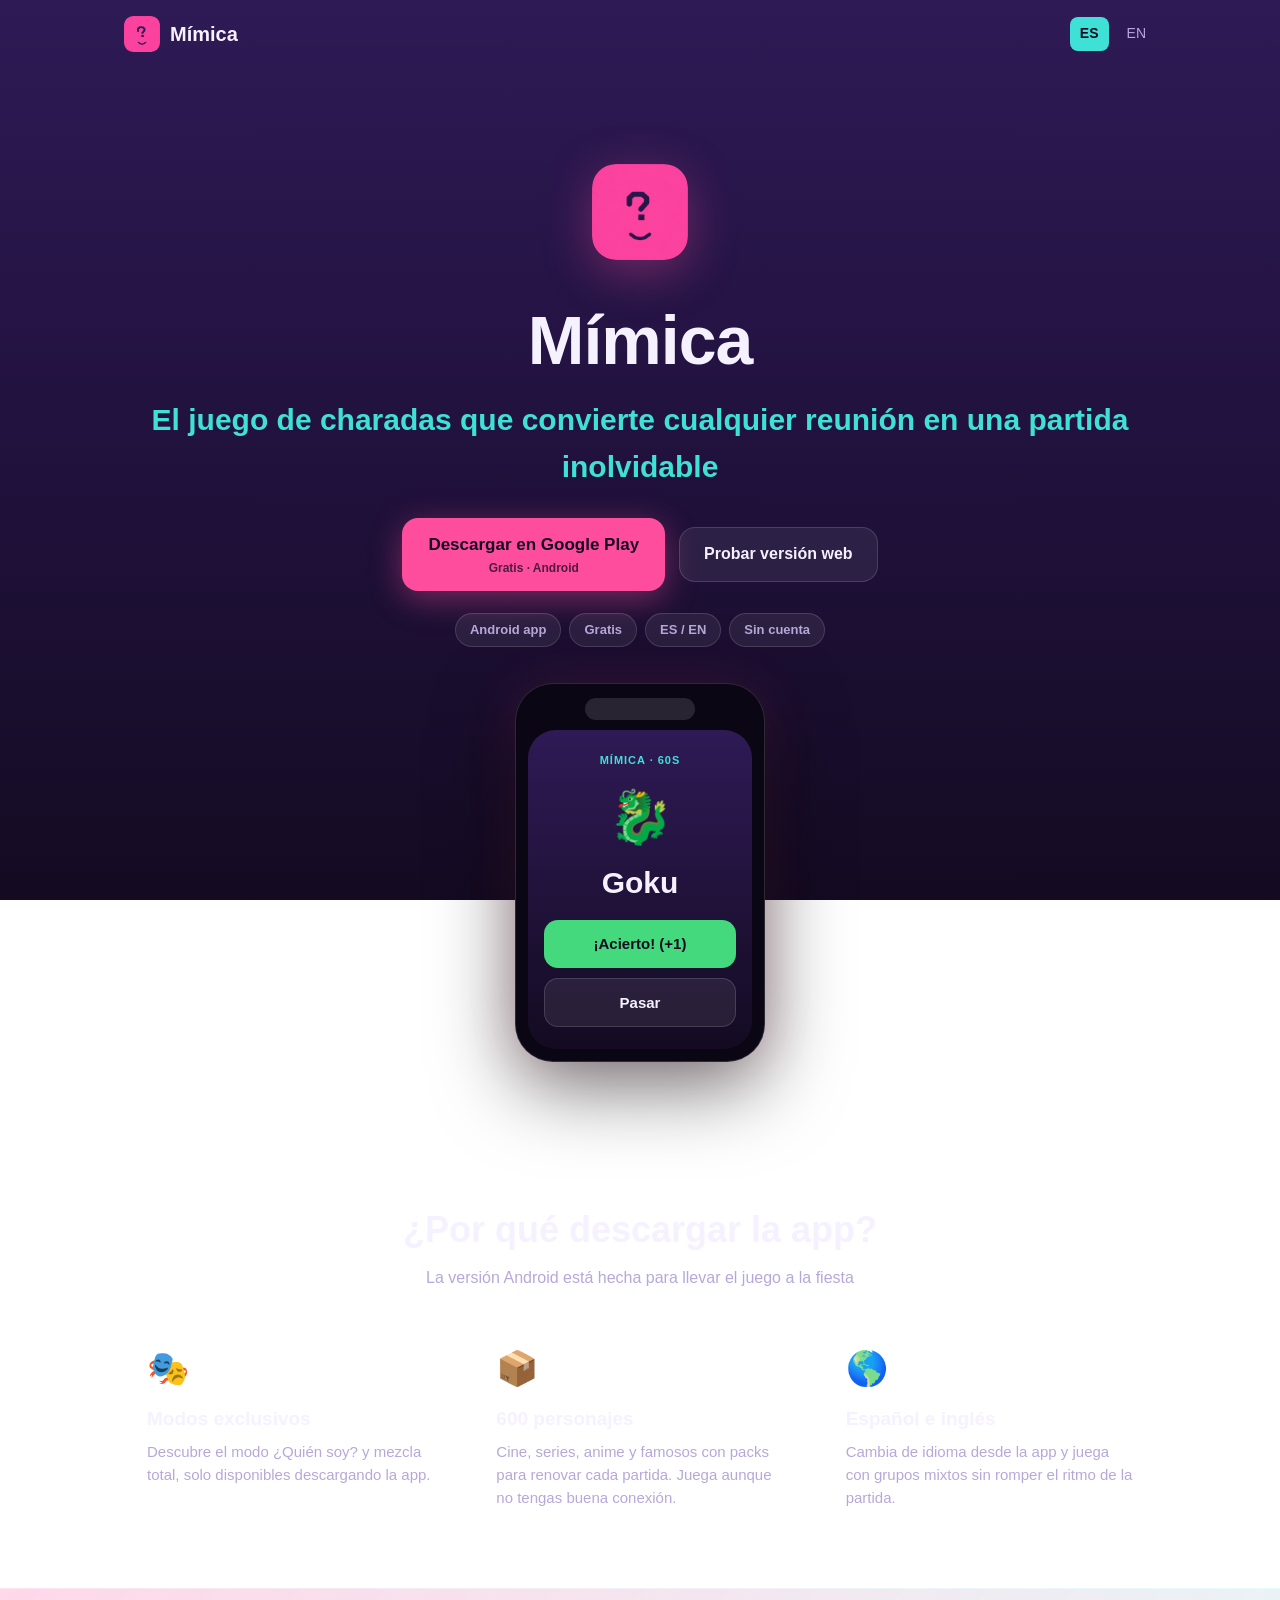
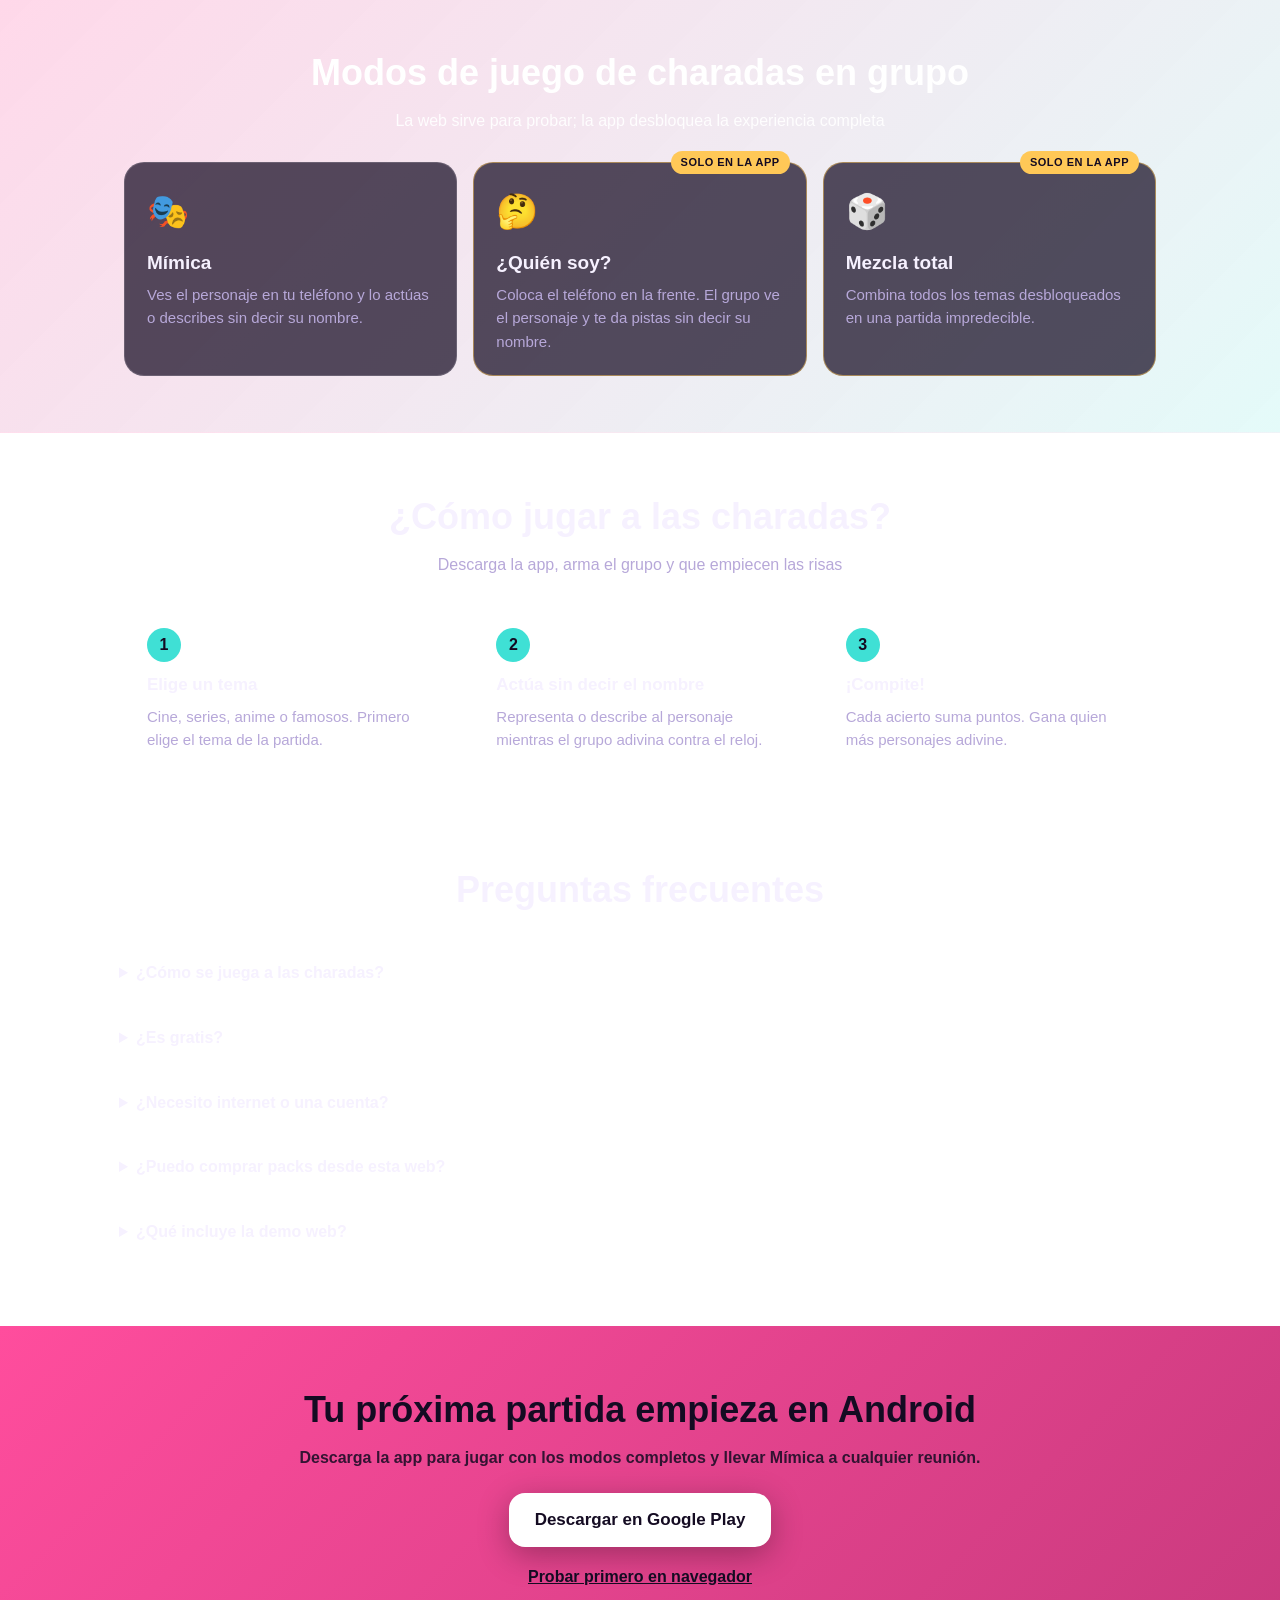
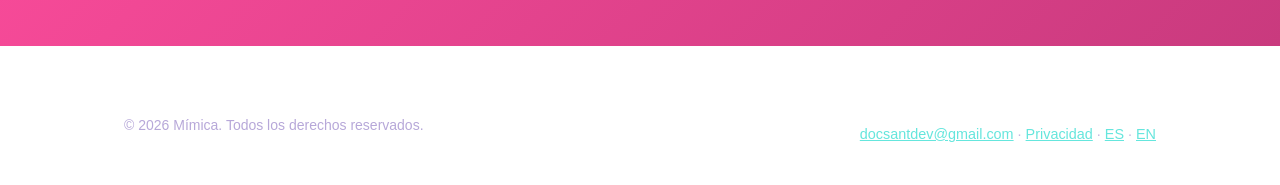
<file: index.html>
<!DOCTYPE html>
<html lang="es">
<head>
  <meta charset="utf-8">
  <meta name="viewport" content="width=device-width, initial-scale=1.0">
  <link rel="icon" type="image/png" href="assets/icon.png">
  <title>Mímica | Juegos de charadas en grupo con amigos</title>
  <meta name="description" content="Mímica es el juego de charadas para jugar en grupo con amigos: actúa o describe personajes de cine, series, anime y famosos sin decir su nombre y compite por puntos. Gratis en Android, con demo web.">
  <meta name="keywords" content="mímica, charadas, juego de mímica, juegos de charadas, quién soy, juego en grupo, juegos de fiesta, juegos con amigos, juegos de adivinar, adivinar personajes, truth or drink, juegos para amigos">
  <meta name="robots" content="index, follow">
  <meta name="google-site-verification" content="TgzDKuXnttwUcopdDse0nF9SjXNhWMDc2ZYT_W55EM0" />
  <link rel="canonical" href="https://mimicas.netlify.app/">
  <meta property="og:title" content="Mímica 🎭 | Juegos de charadas en grupo">
  <meta property="og:description" content="Descarga la app Android de Mímica o prueba la demo web. Actúa, adivina y compite con cine, series, anime y famosos.">
  <meta property="og:type" content="website">
  <meta property="og:url" content="https://mimicas.netlify.app/">
  <meta property="og:image" content="https://mimicas.netlify.app/assets/feature-graphic-es.png">
  <meta name="twitter:card" content="summary_large_image">
  <meta name="twitter:title" content="Mímica 🎭 | Juegos de charadas en grupo">
  <meta name="twitter:description" content="Juega en Android o prueba la demo web. Actúa, adivina y compite con tus amigos.">
  <meta name="twitter:image" content="https://mimicas.netlify.app/assets/feature-graphic-es.png">
  <link rel="stylesheet" href="styles.css">
</head>
<body>
  <div class="wrap">
    <nav class="topbar" aria-label="Principal">
      <a class="brand" href="index.html"><img src="assets/icon.png" alt="Mímica" width="36" height="36">Mímica</a>
      <div class="lang"><a href="index.html" aria-current="page">ES</a><a href="en.html">EN</a></div>
    </nav>
  </div>

  <main>
    <section class="hero">
      <div class="hero-content wrap">
        <img class="hero-logo" src="assets/icon.png" alt="Logo de Mímica" width="96" height="96">
        <h1>Mímica</h1>
        <p class="tagline">El juego de charadas que convierte cualquier reunión en una partida inolvidable</p>
        <div class="hero-actions">
          <a href="https://play.google.com/store/apps/details?id=com.docsant.charadas" class="btn-play" aria-label="Descargar Mímica en Google Play">
            <span>Descargar en Google Play<small>Gratis · Android</small></span>
          </a>
          <a href="https://mimicappgame.netlify.app/?ref=landing" class="btn-ghost" aria-label="Probar Mímica en el navegador">Probar versión web</a>
        </div>
        <div class="hero-proof">
          <span>Android app</span>
          <span>Gratis</span>
          <span>ES / EN</span>
          <span>Sin cuenta</span>
        </div>
        <div class="phone-showcase" aria-label="Vista previa de la app Android">
          <div class="phone-frame">
            <div class="phone-status"></div>
            <div class="phone-screen">
              <p class="phone-kicker">Mímica · 60s</p>
              <p class="phone-emoji">🐉</p>
              <h2>Goku</h2>
              <div class="phone-card hot">¡Acierto! (+1)</div>
              <div class="phone-card">Pasar</div>
            </div>
          </div>
        </div>
      </div>
    </section>
  </main>

  <p class="sr-only">
    Mímica es un juego de charadas en grupo donde los jugadores actúan o describen personajes de cine,
    series, anime y famosos sin decir su nombre. Si buscas juegos de mímica, juegos de adivinar o juegos
    para fiestas y reuniones con amigos, Mímica es el juego de la mímica ideal: elige un tema, representa
    al personaje contra el reloj y compite por puntos.
  </p>

  <section class="features">
    <div class="wrap">
      <h2 class="section-title">¿Por qué descargar la app?</h2>
      <p class="section-subtitle">La versión Android está hecha para llevar el juego a la fiesta</p>
      <div class="features-grid">
        <div class="feature-card">
          <div class="feature-icon">🎭</div>
          <h3 class="feature-title">Modos exclusivos</h3>
          <p class="feature-description">Descubre el modo ¿Quién soy? y mezcla total, solo disponibles descargando la app.</p>
        </div>
        <div class="feature-card">
          <div class="feature-icon">📦</div>
          <h3 class="feature-title">600 personajes</h3>
          <p class="feature-description">Cine, series, anime y famosos con packs para renovar cada partida. Juega aunque no tengas buena conexión.</p>
        </div>
        <div class="feature-card">
          <div class="feature-icon">🌎</div>
          <h3 class="feature-title">Español e inglés</h3>
          <p class="feature-description">Cambia de idioma desde la app y juega con grupos mixtos sin romper el ritmo de la partida.</p>
        </div>
      </div>
    </div>
  </section>

  <section class="game-modes">
    <div class="wrap">
      <h2 class="section-title light">Modos de juego de charadas en grupo</h2>
      <p class="section-subtitle light">La web sirve para probar; la app desbloquea la experiencia completa</p>
      <div class="modes-grid">
        <div class="mode-card">
          <div class="mode-emoji">🎭</div>
          <h3 class="mode-name">Mímica</h3>
          <p class="mode-description">Ves el personaje en tu teléfono y lo actúas o describes sin decir su nombre.</p>
        </div>
        <div class="mode-card exclusive">
          <div class="mode-badge">Solo en la app</div>
          <div class="mode-emoji">🤔</div>
          <h3 class="mode-name">¿Quién soy?</h3>
          <p class="mode-description">Coloca el teléfono en la frente. El grupo ve el personaje y te da pistas sin decir su nombre.</p>
        </div>
        <div class="mode-card exclusive">
          <div class="mode-badge">Solo en la app</div>
          <div class="mode-emoji">🎲</div>
          <h3 class="mode-name">Mezcla total</h3>
          <p class="mode-description">Combina todos los temas desbloqueados en una partida impredecible.</p>
        </div>
      </div>
    </div>
  </section>

  <section class="how-it-works">
    <div class="wrap">
      <h2 class="section-title">¿Cómo jugar a las charadas?</h2>
      <p class="section-subtitle">Descarga la app, arma el grupo y que empiecen las risas</p>
      <div class="steps">
        <div class="step">
          <div class="step-number">1</div>
          <div class="step-content">
            <h3 class="step-title">Elige un tema</h3>
            <p class="step-text">Cine, series, anime o famosos. Primero elige el tema de la partida.</p>
          </div>
        </div>
        <div class="step">
          <div class="step-number">2</div>
          <div class="step-content">
            <h3 class="step-title">Actúa sin decir el nombre</h3>
            <p class="step-text">Representa o describe al personaje mientras el grupo adivina contra el reloj.</p>
          </div>
        </div>
        <div class="step">
          <div class="step-number">3</div>
          <div class="step-content">
            <h3 class="step-title">¡Compite!</h3>
            <p class="step-text">Cada acierto suma puntos. Gana quien más personajes adivine.</p>
          </div>
        </div>
      </div>
    </div>
  </section>

  <section class="block faq wrap" aria-labelledby="t-faq">
    <h2 class="section-title" id="t-faq">Preguntas frecuentes</h2>
    <p class="section-subtitle"></p>
    <details><summary>¿Cómo se juega a las charadas?</summary><p>Un jugador actúa o describe un personaje sin decir su nombre y el grupo debe adivinarlo antes de que se acabe el tiempo. En Mímica eliges un tema (cine, series, anime o famosos), representas cada carta y sumas puntos por acierto.</p></details>
    <details><summary>¿Es gratis?</summary><p>Sí. El pack gratuito incluye una muestra de cada temática. Los packs extra se compran una sola vez dentro de la app.</p></details>
    <details><summary>¿Necesito internet o una cuenta?</summary><p>No. Juegas en grupo con un solo teléfono, sin registro.</p></details>
    <details><summary>¿Puedo comprar packs desde esta web?</summary><p>No. Las compras solo existen dentro de la app de Android, con Google Play.</p></details>
    <details><summary>¿Qué incluye la demo web?</summary><p>El modo Mímica con el contenido gratuito, para probar antes de descargar la app.</p></details>
  </section>

  <section class="final-cta">
    <h2>Tu próxima partida empieza en Android</h2>
    <p>Descarga la app para jugar con los modos completos y llevar Mímica a cualquier reunión.</p>
    <a href="https://play.google.com/store/apps/details?id=com.docsant.charadas" class="btn-play btn-play-white" aria-label="Descargar Mímica en Google Play">
      <span>Descargar en Google Play</span>
    </a>
    <br>
    <a href="https://mimicappgame.netlify.app/?ref=landing-footer" class="cta-text-link" aria-label="Probar la versión web de Mímica">Probar primero en navegador</a>
  </section>

  <footer>
    <div class="wrap footer-row">
      <p>© 2026 Mímica. Todos los derechos reservados.</p>
      <p style="margin-top: 1rem; font-size: 0.9rem; opacity: 0.8;">
        <a href="mailto:docsantdev@gmail.com">docsantdev@gmail.com</a> ·
        <a href="https://mimicaprivacy.netlify.app/">Privacidad</a> ·
        <a href="index.html">ES</a> · <a href="en.html">EN</a>
      </p>
    </div>
  </footer>

  <script type="application/ld+json">
  {
    "@context": "https://schema.org",
    "@type": "Game",
    "name": "Mímica",
    "description": "App Android de charadas en grupo con modo Mímica, ¿Quién soy?, temas de cine, series, anime y famosos, y demo web de prueba.",
    "genre": "Party Game",
    "url": "https://mimicas.netlify.app",
    "inLanguage": ["es", "en"]
  }
  </script>
  <script src="main.js"></script>
</body>
</html>
</file>
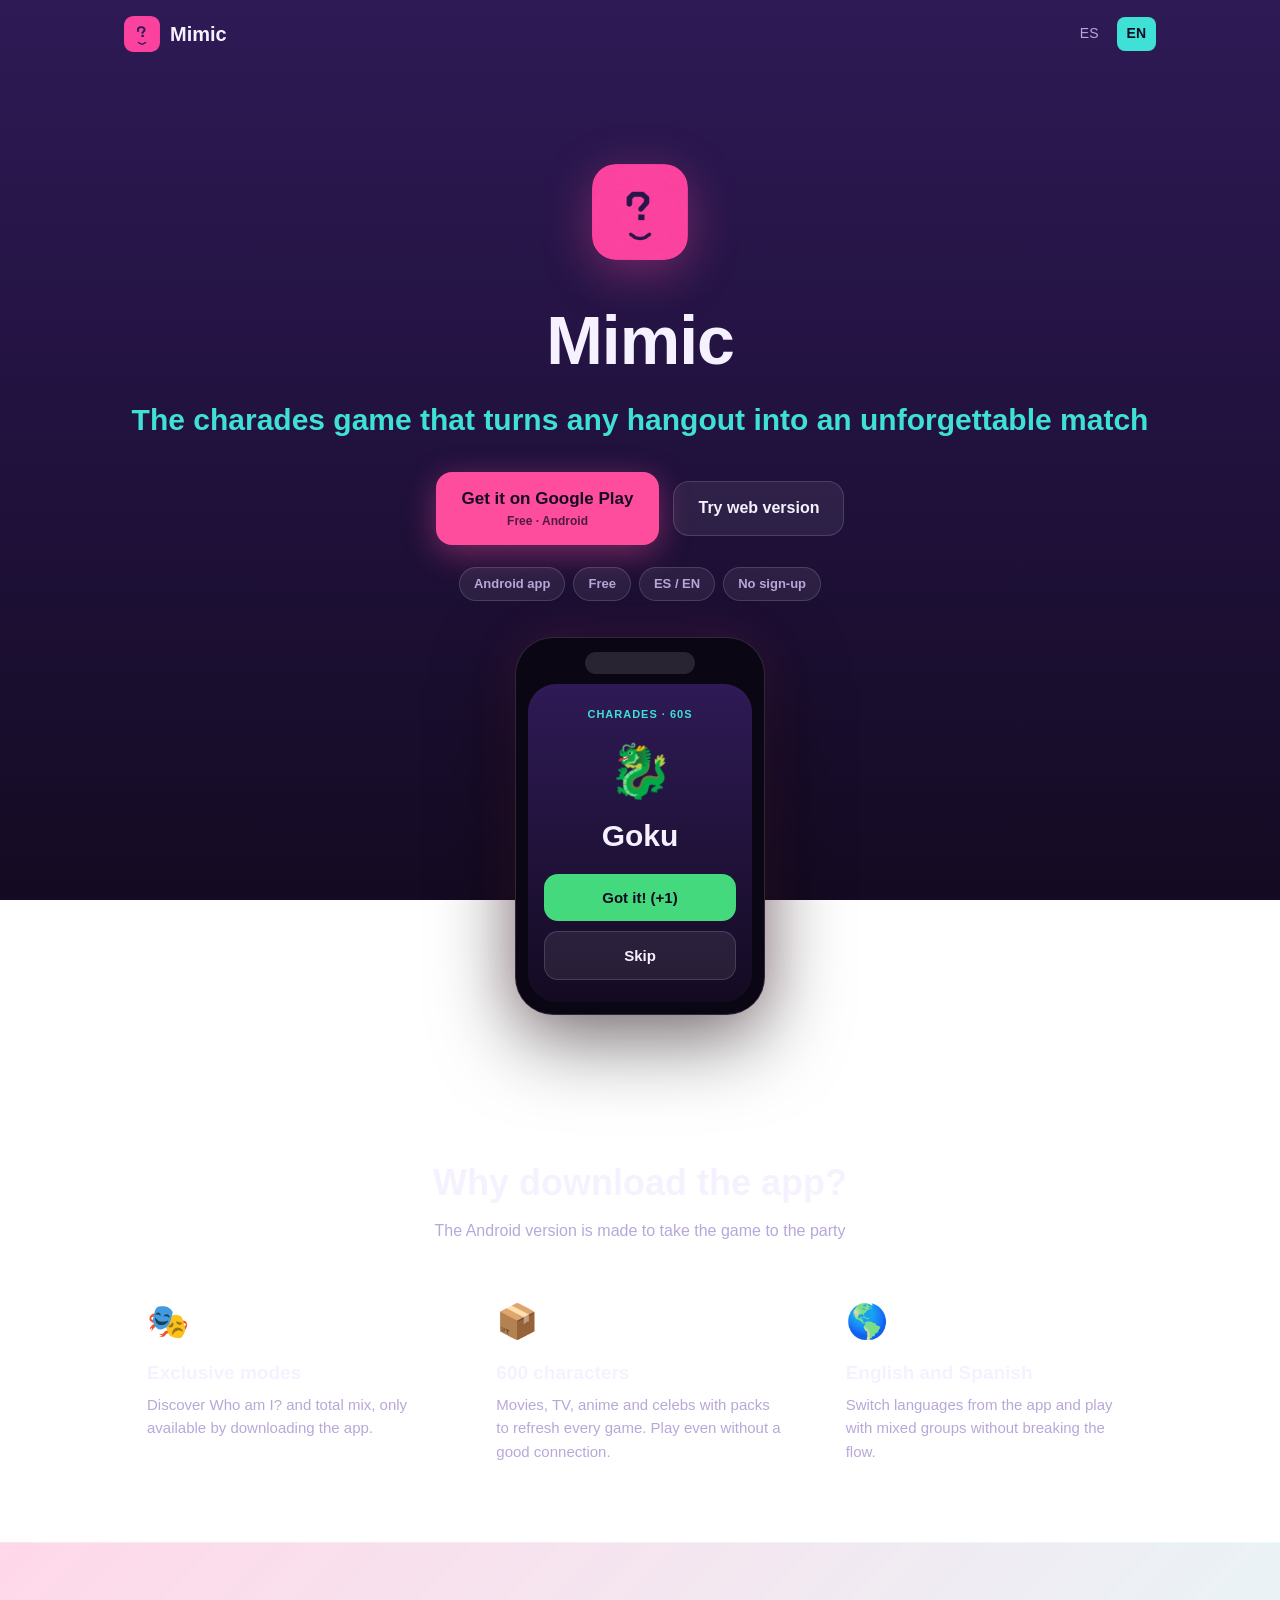
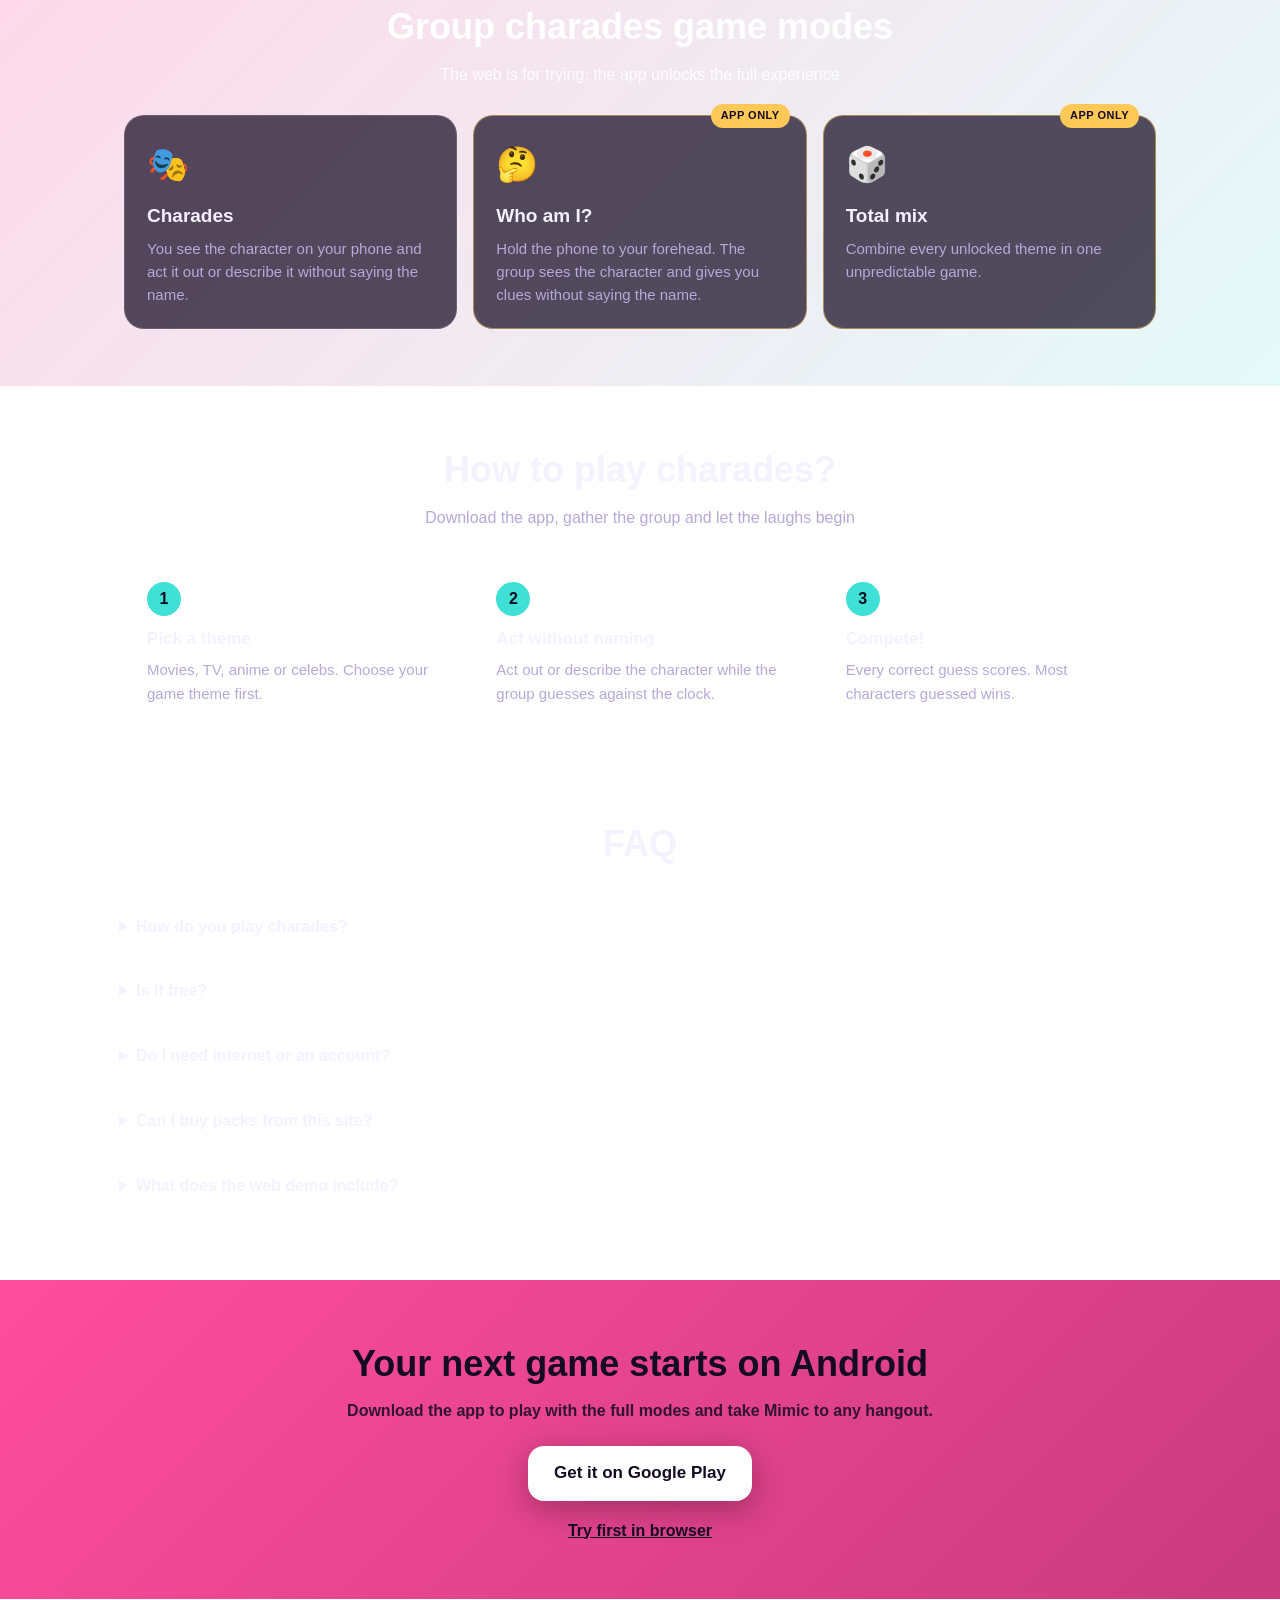
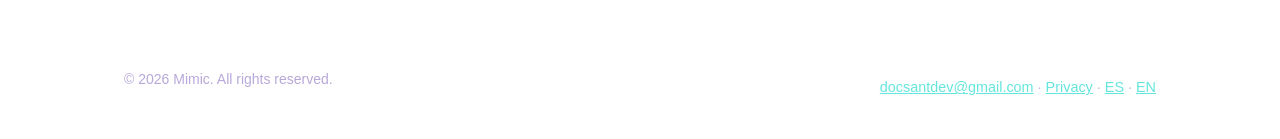
<file: en.html>
<!DOCTYPE html>
<html lang="en">
<head>
  <meta charset="utf-8">
  <meta name="viewport" content="width=device-width, initial-scale=1.0">
  <link rel="icon" type="image/png" href="assets/icon.png">
  <title>Mimic | Charades Game for Groups & Parties</title>
  <meta name="description" content="Mimic is the charades game for groups and parties: act out or describe characters from movies, TV, anime and celebs without saying the name and compete for points. Free on Android, with web demo.">
  <meta name="keywords" content="mimic, charades, charades game, mime game, who am i, group game, party games, games with friends, guessing games, guess the character">
  <meta name="robots" content="index, follow">
  <link rel="canonical" href="https://mimicas.netlify.app/en.html">
  <meta property="og:title" content="Mimic 🎭 | Charades Game for Groups">
  <meta property="og:description" content="Download the Mimic Android app or try the web demo. Act, guess and compete with movies, TV, anime and celebs.">
  <meta property="og:type" content="website">
  <meta property="og:url" content="https://mimicas.netlify.app/en.html">
  <meta property="og:image" content="https://mimicas.netlify.app/assets/feature-graphic-es.png">
  <meta name="twitter:card" content="summary_large_image">
  <meta name="twitter:title" content="Mimic 🎭 | Charades Game for Groups">
  <meta name="twitter:description" content="Play on Android or try the web demo. Act, guess and compete with your friends.">
  <meta name="twitter:image" content="https://mimicas.netlify.app/assets/feature-graphic-es.png">
  <link rel="stylesheet" href="styles.css">
</head>
<body>
  <div class="wrap">
    <nav class="topbar" aria-label="Main">
      <a class="brand" href="en.html"><img src="assets/icon.png" alt="Mimic" width="36" height="36">Mimic</a>
      <div class="lang"><a href="index.html">ES</a><a href="en.html" aria-current="page">EN</a></div>
    </nav>
  </div>

  <main>
    <section class="hero">
      <div class="hero-content wrap">
        <img class="hero-logo" src="assets/icon.png" alt="Mimic logo" width="96" height="96">
        <h1>Mimic</h1>
        <p class="tagline">The charades game that turns any hangout into an unforgettable match</p>
        <div class="hero-actions">
          <a href="https://play.google.com/store/apps/details?id=com.docsant.charadas" class="btn-play" aria-label="Download Mimic on Google Play">
            <span>Get it on Google Play<small>Free · Android</small></span>
          </a>
          <a href="https://mimicappgame.netlify.app/?lang=en&ref=landing" class="btn-ghost" aria-label="Try Mimic in your browser">Try web version</a>
        </div>
        <div class="hero-proof">
          <span>Android app</span>
          <span>Free</span>
          <span>ES / EN</span>
          <span>No sign-up</span>
        </div>
        <div class="phone-showcase" aria-label="Android app preview">
          <div class="phone-frame">
            <div class="phone-status"></div>
            <div class="phone-screen">
              <p class="phone-kicker">Charades · 60s</p>
              <p class="phone-emoji">🐉</p>
              <h2>Goku</h2>
              <div class="phone-card hot">Got it! (+1)</div>
              <div class="phone-card">Skip</div>
            </div>
          </div>
        </div>
      </div>
    </section>
  </main>

  <p class="sr-only">
    Mimic is a group charades game where players act out or describe characters from movies,
    TV shows, anime and celebrities without saying the name. If you are looking for charades games,
    mime games, guessing games or party games with friends, Mimic is ideal: pick a theme, act out
    the character against the clock and compete for points.
  </p>

  <section class="features">
    <div class="wrap">
      <h2 class="section-title">Why download the app?</h2>
      <p class="section-subtitle">The Android version is made to take the game to the party</p>
      <div class="features-grid">
        <div class="feature-card">
          <div class="feature-icon">🎭</div>
          <h3 class="feature-title">Exclusive modes</h3>
          <p class="feature-description">Discover Who am I? and total mix, only available by downloading the app.</p>
        </div>
        <div class="feature-card">
          <div class="feature-icon">📦</div>
          <h3 class="feature-title">600 characters</h3>
          <p class="feature-description">Movies, TV, anime and celebs with packs to refresh every game. Play even without a good connection.</p>
        </div>
        <div class="feature-card">
          <div class="feature-icon">🌎</div>
          <h3 class="feature-title">English and Spanish</h3>
          <p class="feature-description">Switch languages from the app and play with mixed groups without breaking the flow.</p>
        </div>
      </div>
    </div>
  </section>

  <section class="game-modes">
    <div class="wrap">
      <h2 class="section-title light">Group charades game modes</h2>
      <p class="section-subtitle light">The web is for trying; the app unlocks the full experience</p>
      <div class="modes-grid">
        <div class="mode-card">
          <div class="mode-emoji">🎭</div>
          <h3 class="mode-name">Charades</h3>
          <p class="mode-description">You see the character on your phone and act it out or describe it without saying the name.</p>
        </div>
        <div class="mode-card exclusive">
          <div class="mode-badge">App only</div>
          <div class="mode-emoji">🤔</div>
          <h3 class="mode-name">Who am I?</h3>
          <p class="mode-description">Hold the phone to your forehead. The group sees the character and gives you clues without saying the name.</p>
        </div>
        <div class="mode-card exclusive">
          <div class="mode-badge">App only</div>
          <div class="mode-emoji">🎲</div>
          <h3 class="mode-name">Total mix</h3>
          <p class="mode-description">Combine every unlocked theme in one unpredictable game.</p>
        </div>
      </div>
    </div>
  </section>

  <section class="how-it-works">
    <div class="wrap">
      <h2 class="section-title">How to play charades?</h2>
      <p class="section-subtitle">Download the app, gather the group and let the laughs begin</p>
      <div class="steps">
        <div class="step">
          <div class="step-number">1</div>
          <div class="step-content">
            <h3 class="step-title">Pick a theme</h3>
            <p class="step-text">Movies, TV, anime or celebs. Choose your game theme first.</p>
          </div>
        </div>
        <div class="step">
          <div class="step-number">2</div>
          <div class="step-content">
            <h3 class="step-title">Act without naming</h3>
            <p class="step-text">Act out or describe the character while the group guesses against the clock.</p>
          </div>
        </div>
        <div class="step">
          <div class="step-number">3</div>
          <div class="step-content">
            <h3 class="step-title">Compete!</h3>
            <p class="step-text">Every correct guess scores. Most characters guessed wins.</p>
          </div>
        </div>
      </div>
    </div>
  </section>

  <section class="block faq wrap" aria-labelledby="t-faq">
    <h2 class="section-title" id="t-faq">FAQ</h2>
    <p class="section-subtitle"></p>
    <details><summary>How do you play charades?</summary><p>One player acts out or describes a character without saying the name while the group guesses before time runs out. In Mimic you pick a theme (movies, TV, anime or celebs), act out each card and score points per correct guess.</p></details>
    <details><summary>Is it free?</summary><p>Yes. The free pack includes a sample of each theme. Extra packs are one-time purchases inside the app.</p></details>
    <details><summary>Do I need internet or an account?</summary><p>No. Play as a group with a single phone, no sign-up.</p></details>
    <details><summary>Can I buy packs from this site?</summary><p>No. Purchases only exist inside the Android app, with Google Play.</p></details>
    <details><summary>What does the web demo include?</summary><p>Charades mode with the free content, to try before downloading the app.</p></details>
  </section>

  <section class="final-cta">
    <h2>Your next game starts on Android</h2>
    <p>Download the app to play with the full modes and take Mimic to any hangout.</p>
    <a href="https://play.google.com/store/apps/details?id=com.docsant.charadas" class="btn-play btn-play-white" aria-label="Download Mimic on Google Play">
      <span>Get it on Google Play</span>
    </a>
    <br>
    <a href="https://mimicappgame.netlify.app/?lang=en&ref=landing-footer" class="cta-text-link" aria-label="Try the Mimic web version">Try first in browser</a>
  </section>

  <footer>
    <div class="wrap footer-row">
      <p>© 2026 Mimic. All rights reserved.</p>
      <p style="margin-top: 1rem; font-size: 0.9rem; opacity: 0.8;">
        <a href="mailto:docsantdev@gmail.com">docsantdev@gmail.com</a> ·
        <a href="https://mimicaprivacy.netlify.app/">Privacy</a> ·
        <a href="index.html">ES</a> · <a href="en.html">EN</a>
      </p>
    </div>
  </footer>

  <script type="application/ld+json">
  {
    "@context": "https://schema.org",
    "@type": "Game",
    "name": "Mimic",
    "description": "Android group charades app with Charades mode, Who am I?, movies, TV, anime and celebs themes, plus a trial web demo.",
    "genre": "Party Game",
    "url": "https://mimicas.netlify.app/en.html",
    "inLanguage": ["es", "en"]
  }
  </script>
  <script src="main.js"></script>
</body>
</html>
</file>
<file: styles.css>
/* Mímica web — tokens de packages/design-system/tokens/colors.css */
:root {
  --qsn-night-deep: #140b22;
  --qsn-night-mid: #221240;
  --qsn-night-top: #2e1a55;
  --qsn-neon-pink: #ff4d9d;
  --qsn-neon-cyan: #3fe0d5;
  --qsn-neon-gold: #ffc857;
  --qsn-text-primary: #f6f1ff;
  --qsn-text-secondary: #b7a8d9;
  --qsn-positive: #43d97c;
  --qsn-negative: #ff5d6c;
  --panel: rgba(255, 255, 255, 0.07);
  --panel-strong: rgba(255, 255, 255, 0.13);
  --panel-border: rgba(255, 255, 255, 0.14);
  --radius: 20px;
  --maxw: 1080px;
}

* { box-sizing: border-box; margin: 0; padding: 0; }

html { scroll-behavior: smooth; }

body {
  font-family: -apple-system, BlinkMacSystemFont, "Segoe UI", Roboto, Arial, sans-serif;
  background: linear-gradient(180deg, var(--qsn-night-top), var(--qsn-night-mid) 45%, var(--qsn-night-deep));
  background-attachment: fixed;
  color: var(--qsn-text-primary);
  line-height: 1.55;
  min-height: 100vh;
}

.wrap { max-width: var(--maxw); margin: 0 auto; padding: 0 24px; }

/* ---------- top bar ---------- */
.topbar {
  display: flex; align-items: center; justify-content: space-between;
  padding: 16px 0;
}
.brand { display: flex; align-items: center; gap: 10px; text-decoration: none; color: var(--qsn-text-primary); font-weight: 800; font-size: 20px; }
.brand img { width: 36px; height: 36px; border-radius: 9px; }
.lang { display: flex; gap: 8px; align-items: center; font-size: 14px; }
.lang a { color: var(--qsn-text-secondary); text-decoration: none; padding: 6px 10px; border-radius: 8px; }
.lang a[aria-current="page"] { color: var(--qsn-night-deep); background: var(--qsn-neon-cyan); font-weight: 800; }

/* ---------- hero ---------- */
.hero { text-align: center; padding: 56px 0 40px; position: relative; }
.hero-logo { width: 112px; height: 112px; border-radius: 28px; box-shadow: 0 12px 48px rgba(255, 77, 157, 0.35); }
.hero h1 { font-size: clamp(40px, 7vw, 68px); font-weight: 900; letter-spacing: -1px; margin: 20px 0 4px; }
.hero .tagline { font-size: clamp(20px, 3.4vw, 30px); color: var(--qsn-neon-cyan); font-weight: 700; }
.hero .lede { color: var(--qsn-text-secondary); max-width: 620px; margin: 16px auto 0; font-size: 17px; }
.cta-row { display: flex; gap: 14px; justify-content: center; align-items: center; flex-wrap: wrap; margin-top: 28px; }

.btn-play {
  display: inline-flex; align-items: center; gap: 12px;
  background: var(--qsn-neon-pink); color: var(--qsn-night-deep);
  font-weight: 900; font-size: 17px; text-decoration: none;
  padding: 14px 26px; border-radius: 16px;
  box-shadow: 0 8px 32px rgba(255, 77, 157, 0.4);
}
.btn-play small { display: block; font-weight: 700; font-size: 12px; opacity: 0.75; }
.btn-ghost {
  display: inline-flex; align-items: center; gap: 8px;
  border: 1px solid var(--panel-border); background: var(--panel);
  color: var(--qsn-text-primary); font-weight: 700; font-size: 16px; text-decoration: none;
  padding: 14px 24px; border-radius: 16px;
}

/* ---------- hero (referencia verdad-o-shot) ---------- */
.hero-content { text-align: center; padding: 40px 0 56px; }
.hero-logo { width: 96px; height: 96px; border-radius: 24px; box-shadow: 0 12px 48px rgba(255, 77, 157, 0.35); }
.hero-actions { display: flex; gap: 14px; justify-content: center; align-items: center; flex-wrap: wrap; margin-top: 28px; }
.hero-proof { display: flex; gap: 8px; justify-content: center; flex-wrap: wrap; margin-top: 22px; }
.hero-proof span {
  font-size: 13px; font-weight: 700; color: var(--qsn-text-secondary);
  border: 1px solid var(--panel-border); background: var(--panel);
  padding: 6px 14px; border-radius: 999px;
}

/* phone mockup CSS (sin capturas) */
.phone-showcase { display: flex; justify-content: center; margin-top: 36px; }
.phone-frame {
  width: 250px; border-radius: 38px; padding: 12px;
  background: #0a0614; border: 1px solid var(--panel-border);
  box-shadow: 0 24px 80px rgba(0, 0, 0, 0.55), 0 0 48px rgba(255, 77, 157, 0.15);
}
.phone-status { height: 22px; width: 110px; margin: 2px auto 10px; border-radius: 999px; background: rgba(255, 255, 255, 0.12); }
.phone-screen {
  border-radius: 28px; padding: 22px 16px; text-align: center;
  background: linear-gradient(180deg, var(--qsn-night-top), var(--qsn-night-deep));
}
.phone-kicker { font-size: 11px; text-transform: uppercase; letter-spacing: 1px; color: var(--qsn-neon-cyan); font-weight: 800; }
.phone-emoji { font-size: 52px; margin: 8px 0 2px; }
.phone-screen h2 { font-size: 30px; font-weight: 900; margin-bottom: 14px; }
.phone-card {
  border-radius: 14px; padding: 12px; font-weight: 800; font-size: 15px; margin-top: 10px;
  background: rgba(255, 255, 255, 0.08); border: 1px solid var(--panel-border); color: var(--qsn-text-primary);
}
.phone-card.hot { background: var(--qsn-positive); color: var(--qsn-night-deep); border: 0; }

.sr-only {
  position: absolute; width: 1px; height: 1px; padding: 0; margin: -1px;
  overflow: hidden; clip: rect(0, 0, 0, 0); white-space: nowrap; border: 0;
}

/* ---------- features / modes / how ---------- */
.section-title { font-size: clamp(26px, 4vw, 36px); font-weight: 900; text-align: center; margin-bottom: 8px; }
.section-title.light, .section-subtitle.light { color: #fff; }
.section-subtitle { text-align: center; color: var(--qsn-text-secondary); margin-bottom: 28px; }
.section-subtitle.light { color: rgba(255, 255, 255, 0.9); }

.features { padding: 44px 0; }
.features-grid { display: grid; grid-template-columns: repeat(auto-fit, minmax(240px, 1fr)); gap: 16px; }
.feature-card { background: var(--panel); border: 1px solid var(--panel-border); border-radius: var(--radius); padding: 22px; }
.feature-icon { font-size: 34px; }
.feature-title { font-size: 19px; margin: 10px 0 6px; }
.feature-description { color: var(--qsn-text-secondary); font-size: 15px; }

.game-modes {
  padding: 56px 0; margin: 12px 0;
  background: linear-gradient(135deg, rgba(255, 77, 157, 0.22), rgba(63, 224, 213, 0.14));
  border-top: 1px solid var(--panel-border); border-bottom: 1px solid var(--panel-border);
}
.modes-grid { display: grid; grid-template-columns: repeat(auto-fit, minmax(240px, 1fr)); gap: 16px; }
.mode-card {
  position: relative; background: rgba(20, 11, 34, 0.72);
  border: 1px solid var(--panel-border); border-radius: var(--radius); padding: 22px;
}
.mode-card.exclusive { border-color: rgba(255, 200, 87, 0.5); }
.mode-badge {
  position: absolute; top: -12px; right: 16px;
  background: var(--qsn-neon-gold); color: var(--qsn-night-deep);
  font-size: 11px; font-weight: 900; text-transform: uppercase; letter-spacing: 0.5px;
  padding: 3px 10px; border-radius: 999px;
}
.mode-emoji { font-size: 34px; }
.mode-name { font-size: 19px; margin: 10px 0 6px; }
.mode-description { color: var(--qsn-text-secondary); font-size: 15px; }

.how-it-works { padding: 44px 0; }
.step:has(.step-number)::before { display: none; }
.step-number {
  display: inline-flex; align-items: center; justify-content: center;
  width: 34px; height: 34px; border-radius: 50%;
  background: var(--qsn-neon-cyan); color: var(--qsn-night-deep); font-weight: 900; margin-bottom: 10px;
}
.step-title { margin-bottom: 6px; font-size: 17px; }
.step-text { color: var(--qsn-text-secondary); font-size: 15px; }

/* ---------- final cta / footer ---------- */
.final-cta {
  text-align: center; padding: 56px 24px; margin-top: 12px;
  background: linear-gradient(135deg, var(--qsn-neon-pink), #c93a7e);
  color: var(--qsn-night-deep);
}
.final-cta h2 { font-size: clamp(26px, 4vw, 36px); font-weight: 900; margin-bottom: 8px; }
.final-cta p { font-weight: 600; margin-bottom: 22px; opacity: 0.85; }
.btn-play-white { background: #fff; color: var(--qsn-night-deep); box-shadow: 0 8px 32px rgba(0, 0, 0, 0.3); }
.cta-text-link { display: inline-block; margin-top: 18px; color: var(--qsn-night-deep); font-weight: 800; }

.footer-row { display: block; text-align: center; }
.footer-row a { color: var(--qsn-neon-cyan); }

/* ---------- sections ---------- */
section.block { padding: 44px 0; }
section.block h2 { font-size: clamp(26px, 4vw, 36px); font-weight: 900; text-align: center; margin-bottom: 8px; }
section.block .sub { text-align: center; color: var(--qsn-text-secondary); margin-bottom: 28px; }

.grid { display: grid; grid-template-columns: repeat(auto-fit, minmax(240px, 1fr)); gap: 16px; }
.card {
  background: var(--panel); border: 1px solid var(--panel-border);
  border-radius: var(--radius); padding: 22px;
}
.card h3 { font-size: 19px; margin: 10px 0 6px; }
.card p { color: var(--qsn-text-secondary); font-size: 15px; }
.card .emoji { font-size: 34px; }
.badge {
  display: inline-block; font-size: 12px; font-weight: 800; text-transform: uppercase; letter-spacing: 0.5px;
  padding: 4px 10px; border-radius: 999px; margin-bottom: 8px;
}
.badge.free { background: rgba(67, 217, 124, 0.16); color: var(--qsn-positive); }
.badge.app { background: rgba(255, 200, 87, 0.14); color: var(--qsn-neon-gold); }
.card.locked { opacity: 0.92; border-color: rgba(255, 200, 87, 0.35); }
.app-only { margin-top: 12px; font-size: 13px; font-weight: 800; color: var(--qsn-neon-gold); }

/* ---------- steps / shots ---------- */
.steps { display: grid; grid-template-columns: repeat(auto-fit, minmax(220px, 1fr)); gap: 16px; counter-reset: step; }
.step { background: var(--panel); border: 1px solid var(--panel-border); border-radius: var(--radius); padding: 22px; }
.step::before {
  counter-increment: step; content: counter(step);
  display: inline-flex; align-items: center; justify-content: center;
  width: 34px; height: 34px; border-radius: 50%;
  background: var(--qsn-neon-cyan); color: var(--qsn-night-deep); font-weight: 900; margin-bottom: 10px;
}
.step h3 { margin-bottom: 6px; }
.step p { color: var(--qsn-text-secondary); font-size: 15px; }

.shots { display: none; }

/* ---------- faq / footer ---------- */
.faq details { background: var(--panel); border: 1px solid var(--panel-border); border-radius: 14px; padding: 14px 18px; margin-bottom: 10px; }
.faq summary { font-weight: 800; cursor: pointer; }
.faq p { color: var(--qsn-text-secondary); margin-top: 8px; font-size: 15px; }

footer { border-top: 1px solid var(--panel-border); margin-top: 32px; padding: 28px 0 40px; color: var(--qsn-text-secondary); font-size: 14px; }
footer .wrap { display: flex; gap: 16px; justify-content: space-between; align-items: center; flex-wrap: wrap; }
footer a { color: var(--qsn-neon-cyan); }

/* ---------- demo ---------- */
.demo-top { position: sticky; top: 0; z-index: 10; background: rgba(20, 11, 34, 0.92); border-bottom: 1px solid var(--panel-border); padding: 10px 0; }
.demo-top .wrap { display: flex; align-items: center; justify-content: space-between; gap: 12px; }
.demo-top .btn-play { padding: 9px 16px; font-size: 14px; }
.demo-card {
  max-width: 560px; margin: 28px auto; text-align: center;
  background: var(--panel-strong); border: 1px solid var(--panel-border);
  border-radius: 28px; padding: 36px 28px;
}
.demo-card .who { font-size: 13px; text-transform: uppercase; letter-spacing: 1px; color: var(--qsn-neon-cyan); font-weight: 800; }
.demo-name { font-size: clamp(34px, 7vw, 52px); font-weight: 900; margin: 10px 0 4px; }
.demo-emoji { font-size: clamp(48px, 10vw, 76px); }
.demo-timer { font-size: 30px; font-weight: 900; color: var(--qsn-neon-gold); margin: 14px 0 4px; }
.demo-timer.danger { color: var(--qsn-negative); }
.demo-btns { display: flex; gap: 12px; margin-top: 18px; }
.demo-btns button {
  flex: 1; border: 0; border-radius: 16px; padding: 16px; font-size: 17px; font-weight: 900; cursor: pointer;
}
.btn-yes { background: var(--qsn-positive); color: var(--qsn-night-deep); }
.btn-no { background: rgba(255, 255, 255, 0.12); color: var(--qsn-text-primary); border: 1px solid var(--panel-border); }
.demo-score { margin-top: 14px; color: var(--qsn-text-secondary); }
.demo-lock { margin-top: 18px; font-size: 14px; color: var(--qsn-neon-gold); font-weight: 700; }
.catpick { display: flex; gap: 10px; flex-wrap: wrap; justify-content: center; margin-top: 16px; }
.catpick button {
  background: var(--panel); border: 1px solid var(--panel-border); color: var(--qsn-text-primary);
  border-radius: 14px; padding: 12px 16px; font-size: 15px; font-weight: 700; cursor: pointer;
}
.catpick button:hover { border-color: var(--qsn-neon-cyan); }

@media (max-width: 560px) {
  .hero { padding: 36px 0 28px; }
  section.block { padding: 30px 0; }
  .demo-btns { flex-direction: column; }
}
</file>
